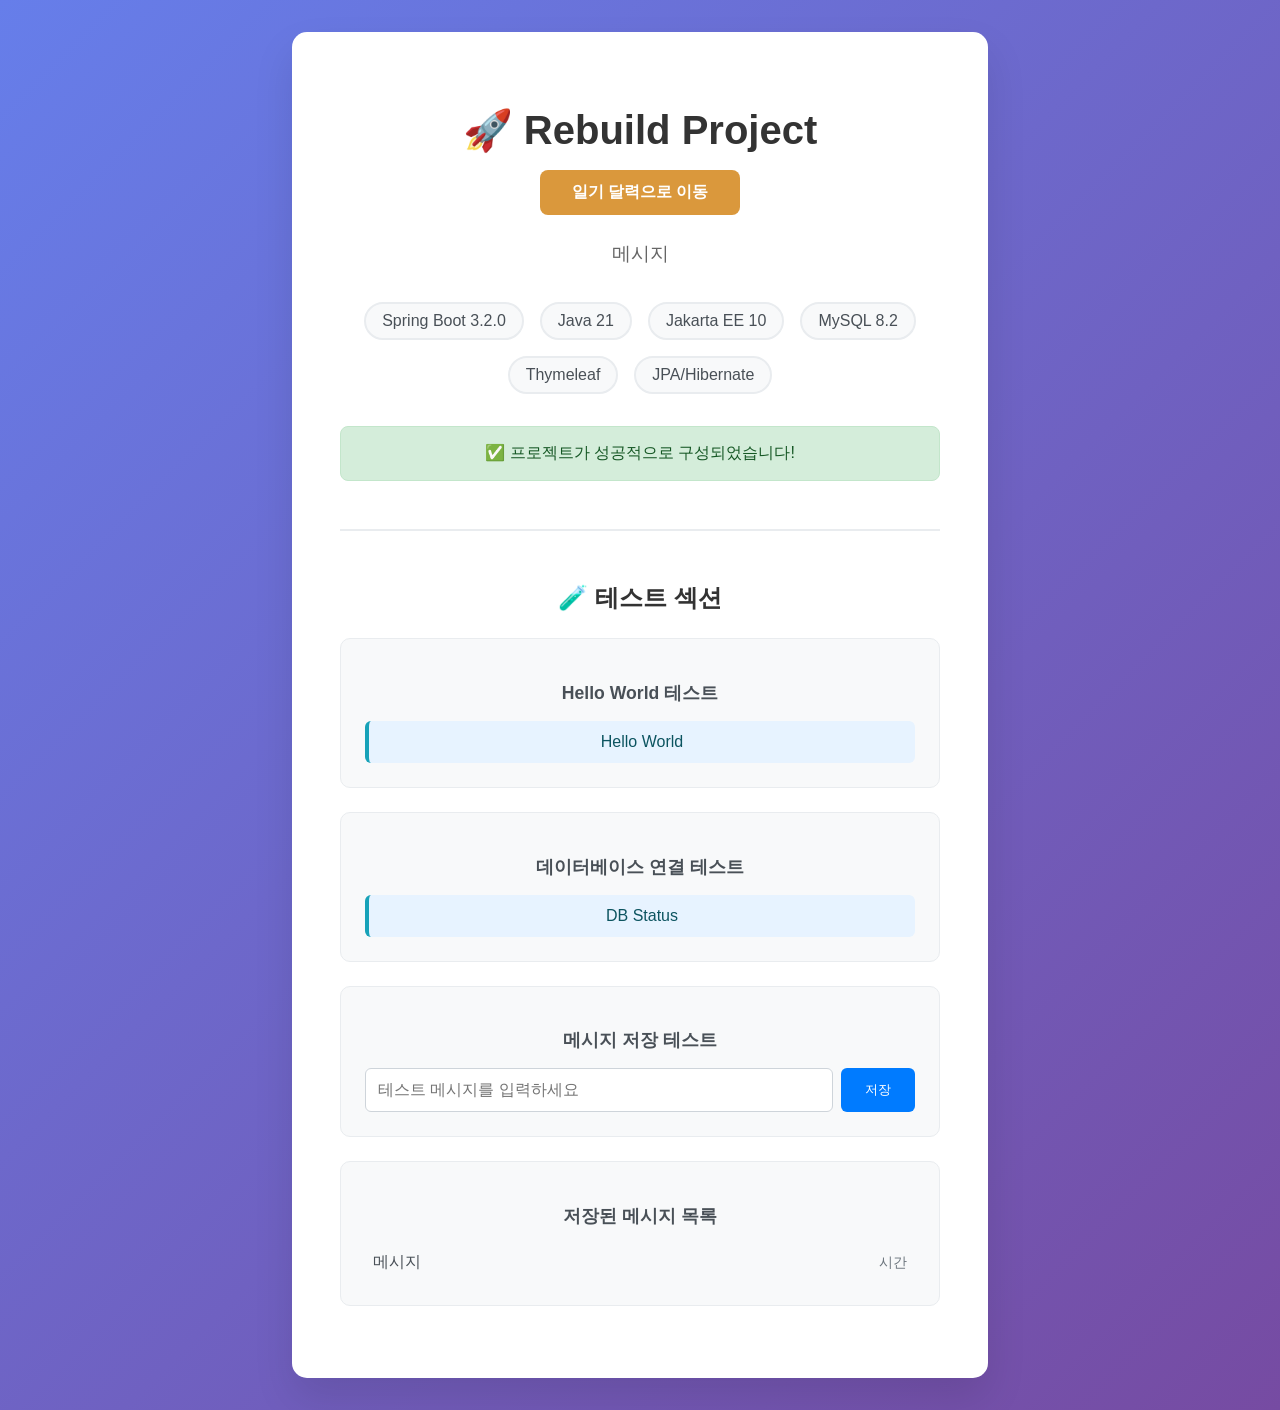
<file: src/main/resources/templates/home.html>
<!DOCTYPE html>
<html xmlns:th="http://www.thymeleaf.org">
<head>
    <meta charset="UTF-8">
    <title>Rebuild Project</title>
    <style>
        body {
            font-family: 'Segoe UI', Tahoma, Geneva, Verdana, sans-serif;
            margin: 0;
            padding: 0;
            background: linear-gradient(135deg, #667eea 0%, #764ba2 100%);
            min-height: 100vh;
            display: flex;
            align-items: center;
            justify-content: center;
        }
        .container {
            background: white;
            padding: 3rem;
            border-radius: 15px;
            box-shadow: 0 20px 40px rgba(0,0,0,0.1);
            text-align: center;
            max-width: 600px;
            margin: 2rem;
        }
        h1 {
            color: #333;
            margin-bottom: 1rem;
            font-size: 2.5rem;
        }
        .message {
            color: #666;
            font-size: 1.2rem;
            line-height: 1.6;
            margin-bottom: 2rem;
        }
        .tech-stack {
            display: flex;
            justify-content: center;
            gap: 1rem;
            flex-wrap: wrap;
            margin-top: 2rem;
        }
        .tech-item {
            background: #f8f9fa;
            padding: 0.5rem 1rem;
            border-radius: 25px;
            color: #495057;
            font-weight: 500;
            border: 2px solid #e9ecef;
        }
        .status {
            background: #d4edda;
            color: #155724;
            padding: 1rem;
            border-radius: 8px;
            margin-top: 2rem;
            border: 1px solid #c3e6cb;
        }
        
        .test-section {
            margin-top: 3rem;
            padding-top: 2rem;
            border-top: 2px solid #e9ecef;
        }
        
        .test-section h2 {
            color: #333;
            margin-bottom: 1.5rem;
            text-align: center;
        }
        
        .test-item {
            background: #f8f9fa;
            padding: 1.5rem;
            border-radius: 10px;
            margin-bottom: 1.5rem;
            border: 1px solid #e9ecef;
        }
        
        .test-item h3 {
            color: #495057;
            margin-bottom: 1rem;
            font-size: 1.1rem;
        }
        
        .test-result {
            background: #e7f3ff;
            color: #0c5460;
            padding: 0.75rem;
            border-radius: 6px;
            border-left: 4px solid #17a2b8;
            font-weight: 500;
        }
        
        .message-form {
            display: flex;
            gap: 0.5rem;
        }
        
        .message-form input {
            flex: 1;
            padding: 0.75rem;
            border: 1px solid #ced4da;
            border-radius: 6px;
            font-size: 1rem;
        }
        
        .message-form button {
            padding: 0.75rem 1.5rem;
            background: #007bff;
            color: white;
            border: none;
            border-radius: 6px;
            cursor: pointer;
            font-weight: 500;
        }
        
        .message-form button:hover {
            background: #0056b3;
        }
        
        .message-list {
            max-height: 200px;
            overflow-y: auto;
        }
        
        .message-item {
            display: flex;
            justify-content: space-between;
            align-items: center;
            padding: 0.5rem;
            border-bottom: 1px solid #e9ecef;
        }
        
        .message-item:last-child {
            border-bottom: none;
        }
        
        .message-text {
            font-weight: 500;
            color: #495057;
        }
        
        .message-time {
            color: #6c757d;
            font-size: 0.9rem;
        }
    </style>
</head>
<body>
    <div class="container">
        <h1>🚀 Rebuild Project</h1>
        <a href="/diary-calendar" style="display:inline-block;margin-bottom:1.5rem;padding:0.75rem 2rem;background:#DA983C;color:white;border-radius:8px;font-weight:600;text-decoration:none;">일기 달력으로 이동</a>
        <div class="message" th:text="${message}">메시지</div>
        
        <div class="tech-stack">
            <div class="tech-item">Spring Boot 3.2.0</div>
            <div class="tech-item">Java 21</div>
            <div class="tech-item">Jakarta EE 10</div>
            <div class="tech-item">MySQL 8.2</div>
            <div class="tech-item">Thymeleaf</div>
            <div class="tech-item">JPA/Hibernate</div>
        </div>
        
        <div class="status">
            ✅ 프로젝트가 성공적으로 구성되었습니다!
        </div>
        
        <div class="test-section">
            <h2>🧪 테스트 섹션</h2>
            
            <div class="test-item">
                <h3>Hello World 테스트</h3>
                <div class="test-result" th:text="${helloWorld}">Hello World</div>
            </div>
            
            <div class="test-item">
                <h3>데이터베이스 연결 테스트</h3>
                <div class="test-result" th:text="${dbStatus}">DB Status</div>
            </div>
            
            <div class="test-item">
                <h3>메시지 저장 테스트</h3>
                <form th:action="@{/save-message}" method="post" class="message-form">
                    <input type="text" name="message" placeholder="테스트 메시지를 입력하세요" required>
                    <button type="submit">저장</button>
                </form>
            </div>
            
            <div class="test-item" th:if="${!messages.isEmpty()}">
                <h3>저장된 메시지 목록</h3>
                <div class="message-list">
                    <div class="message-item" th:each="msg : ${messages}">
                        <span class="message-text" th:text="${msg.message}">메시지</span>
                        <span class="message-time" th:text="${msg.createdAt}">시간</span>
                    </div>
                </div>
            </div>
        </div>
    </div>
</body>
</html>
</file>
